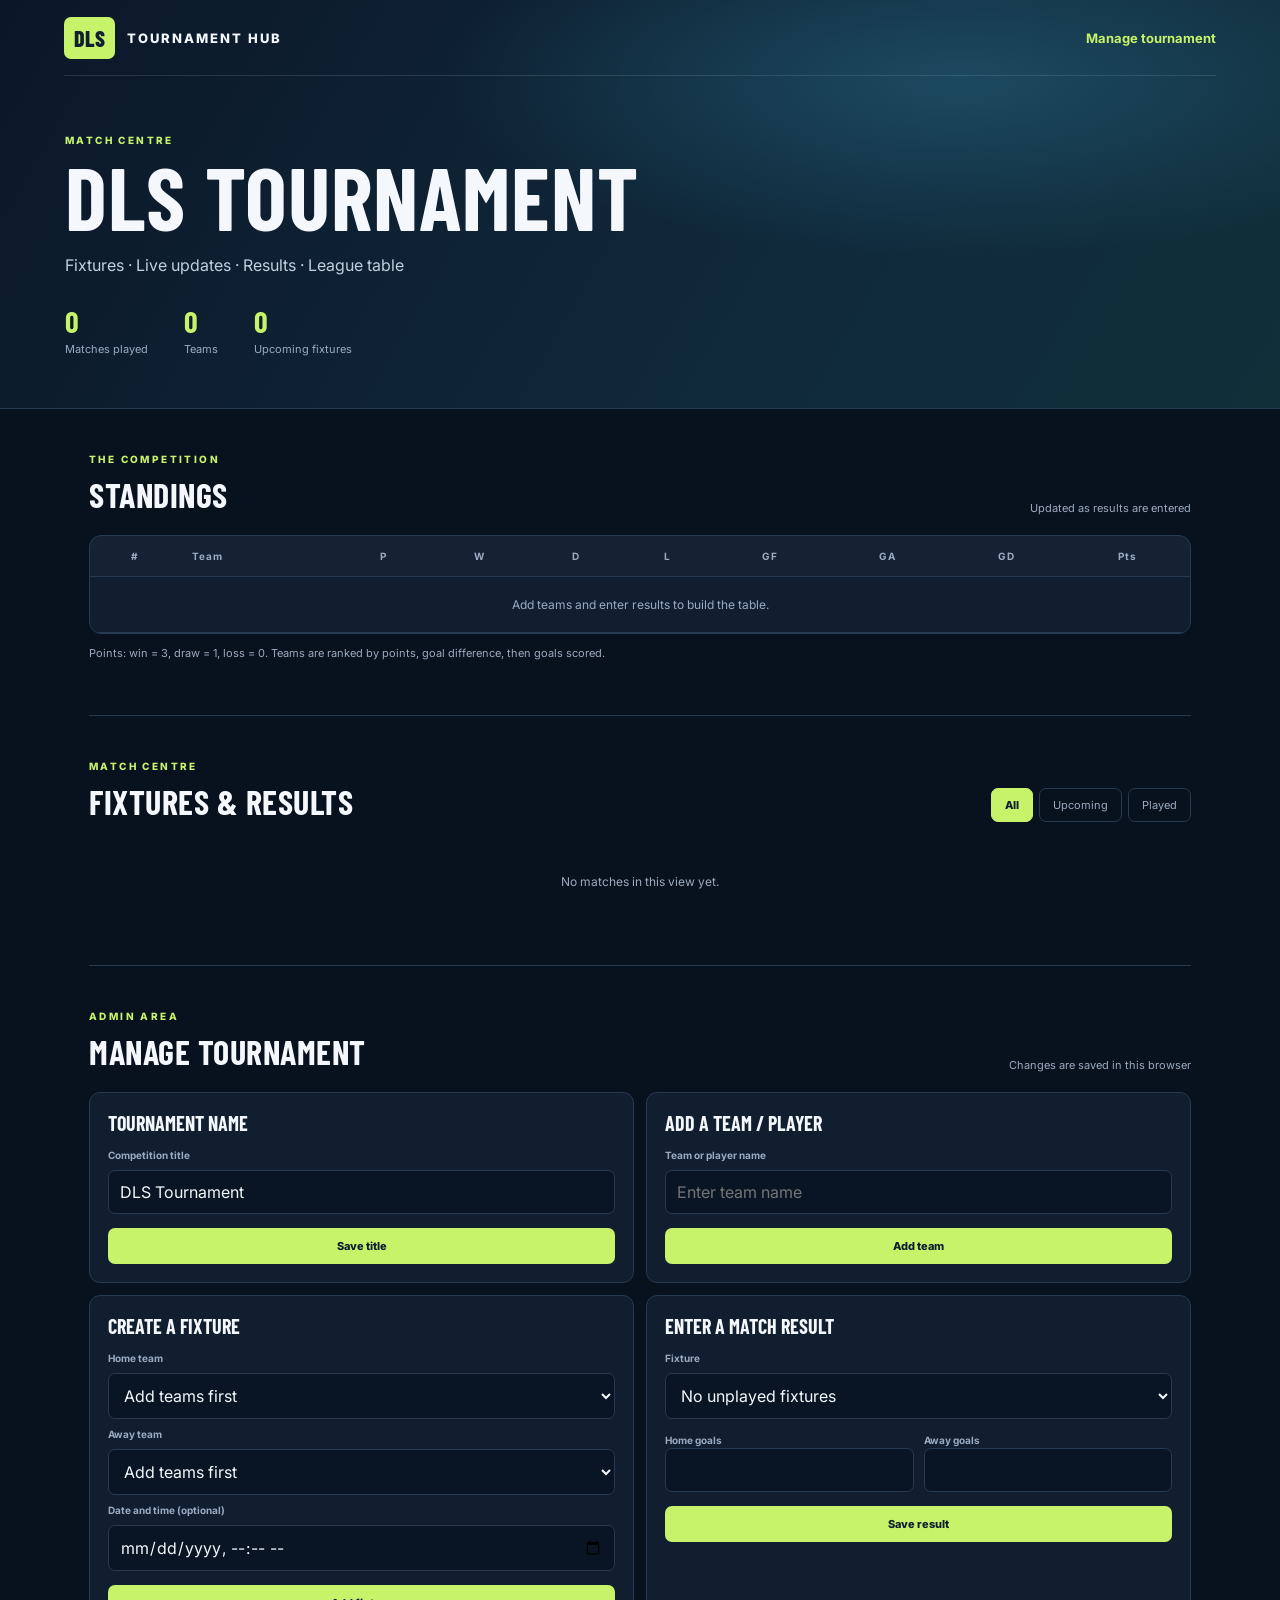
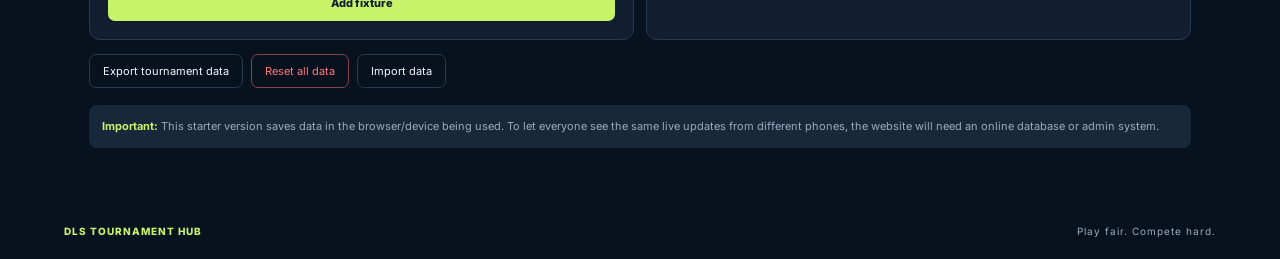
<file: index.html>
<!DOCTYPE html>
<html lang="en">
<head>
  <meta charset="UTF-8">
  <meta name="viewport" content="width=device-width, initial-scale=1.0">
  <meta name="description" content="DLS Tournament fixtures, results and standings">
  <title>DLS Tournament Hub</title>
  <link rel="stylesheet" href="style.css">
</head>
<body>
  <header class="hero">
    <nav class="nav">
      <div class="brand"><span class="brand-mark">DLS</span><span>TOURNAMENT HUB</span></div>
      <a href="#admin" class="nav-link">Manage tournament</a>
    </nav>
    <div class="hero-content">
      <p class="eyebrow">MATCH CENTRE</p>
      <h1 id="tournamentTitle">DLS Tournament</h1>
      <p>Fixtures · Live updates · Results · League table</p>
      <div class="hero-stats">
        <div><strong id="matchCount">0</strong><span>Matches played</span></div>
        <div><strong id="teamCount">0</strong><span>Teams</span></div>
        <div><strong id="upcomingCount">0</strong><span>Upcoming fixtures</span></div>
      </div>
    </div>
  </header>

  <main class="container">
    <section class="section">
      <div class="section-heading">
        <div><p class="eyebrow">THE COMPETITION</p><h2>Standings</h2></div>
        <span class="subtle">Updated as results are entered</span>
      </div>
      <div class="table-wrap">
        <table>
          <thead><tr><th>#</th><th>Team</th><th>P</th><th>W</th><th>D</th><th>L</th><th>GF</th><th>GA</th><th>GD</th><th>Pts</th></tr></thead>
          <tbody id="standingsBody"><tr><td colspan="10" class="empty">Add teams and enter results to build the table.</td></tr></tbody>
        </table>
      </div>
      <p class="table-note">Points: win = 3, draw = 1, loss = 0. Teams are ranked by points, goal difference, then goals scored.</p>
    </section>

    <section class="section">
      <div class="section-heading">
        <div><p class="eyebrow">MATCH CENTRE</p><h2>Fixtures & results</h2></div>
        <div class="filters">
          <button class="filter active" data-filter="all">All</button>
          <button class="filter" data-filter="upcoming">Upcoming</button>
          <button class="filter" data-filter="played">Played</button>
        </div>
      </div>
      <div id="matchesList" class="matches-grid"><p class="empty">No fixtures have been added yet.</p></div>
    </section>

    <section class="section admin" id="admin">
      <div class="section-heading">
        <div><p class="eyebrow">ADMIN AREA</p><h2>Manage tournament</h2></div>
        <span class="admin-hint">Changes are saved in this browser</span>
      </div>
      <div class="admin-grid">
        <form id="settingsForm" class="panel">
          <h3>Tournament name</h3>
          <label for="nameInput">Competition title</label>
          <input id="nameInput" maxlength="60" placeholder="e.g. Vio DLS Dominion Cup">
          <button class="primary" type="submit">Save title</button>
        </form>
        <form id="teamForm" class="panel">
          <h3>Add a team / player</h3>
          <label for="teamInput">Team or player name</label>
          <input id="teamInput" maxlength="35" placeholder="Enter team name" required>
          <button class="primary" type="submit">Add team</button>
        </form>
        <form id="fixtureForm" class="panel">
          <h3>Create a fixture</h3>
          <label for="homeTeam">Home team</label><select id="homeTeam" required></select>
          <label for="awayTeam">Away team</label><select id="awayTeam" required></select>
          <label for="matchDate">Date and time (optional)</label><input id="matchDate" type="datetime-local">
          <button class="primary" type="submit">Add fixture</button>
        </form>
        <form id="resultForm" class="panel">
          <h3>Enter a match result</h3>
          <label for="matchSelect">Fixture</label><select id="matchSelect" required></select>
          <div class="score-inputs">
            <div><label for="homeScore">Home goals</label><input id="homeScore" type="number" min="0" max="99" required></div>
            <div><label for="awayScore">Away goals</label><input id="awayScore" type="number" min="0" max="99" required></div>
          </div>
          <button class="primary" type="submit">Save result</button>
        </form>
      </div>
      <div class="admin-actions">
        <button id="exportBtn" class="secondary">Export tournament data</button>
        <button id="resetBtn" class="danger">Reset all data</button>
        <input id="importFile" type="file" accept="application/json" hidden>
        <button id="importBtn" class="secondary">Import data</button>
      </div>
      <p class="warning"><strong>Important:</strong> This starter version saves data in the browser/device being used. To let everyone see the same live updates from different phones, the website will need an online database or admin system.</p>
    </section>
  </main>
  <footer><span>DLS TOURNAMENT HUB</span><span>Play fair. Compete hard.</span></footer>
  <script src="script.js"></script>
</body>
</html>
</file>
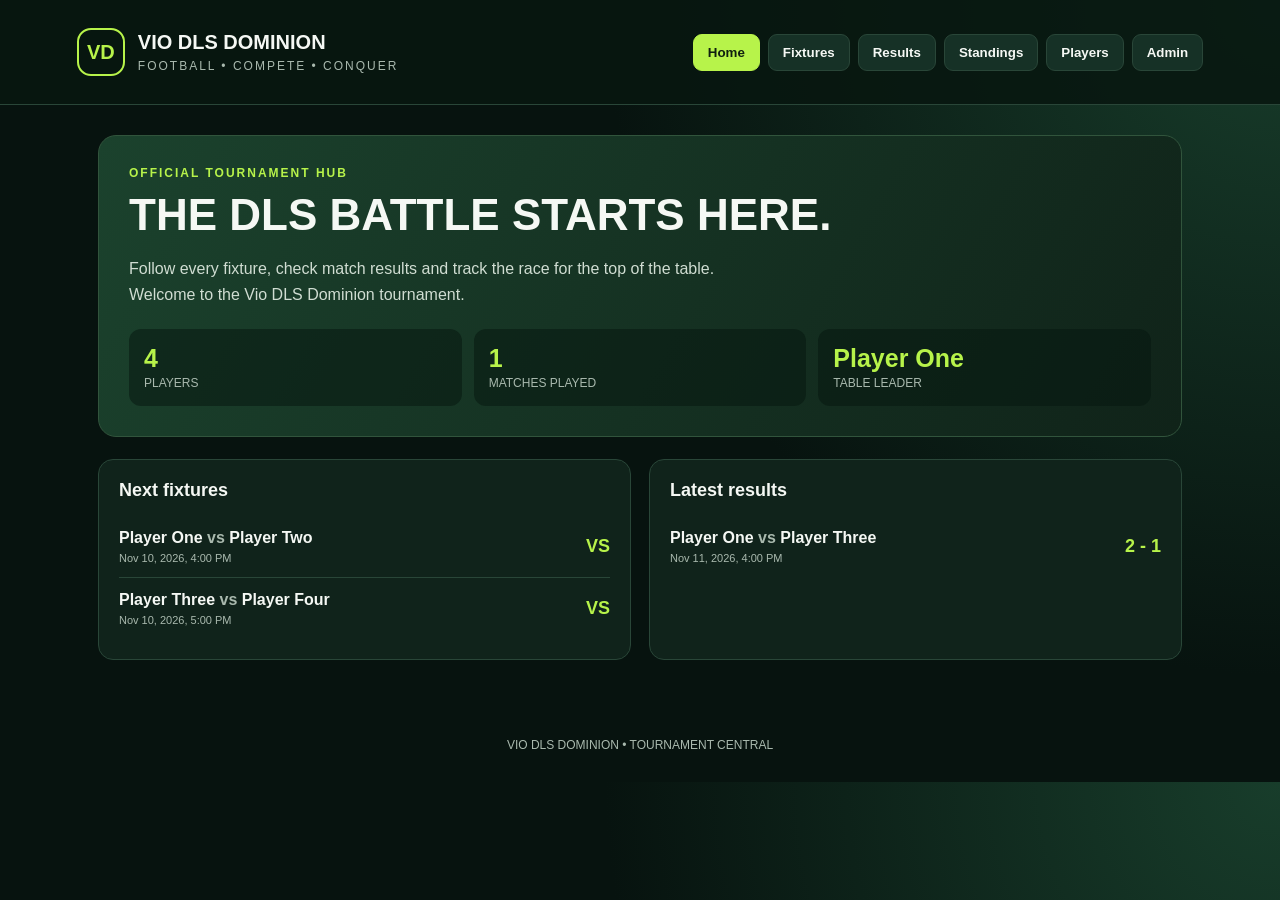
<file: vio_dls_tournament_website.html>
<!DOCTYPE html>
<html lang="en">
<head>
<meta charset="UTF-8">
<meta name="viewport" content="width=device-width, initial-scale=1.0">
<title>Vio DLS Dominion | Tournament</title>
<style>
:root{--bg:#07130f;--panel:#10231b;--panel2:#163126;--green:#b7f34a;--muted:#a9b9ae;--line:#294638;--white:#f5f8f4}
*{box-sizing:border-box}body{margin:0;background:radial-gradient(circle at top right,#183d2b 0,#07130f 45%);color:var(--white);font-family:Arial,sans-serif}
header{padding:28px 6%;background:#081710dd;border-bottom:1px solid var(--line);display:flex;justify-content:space-between;align-items:center;gap:20px;flex-wrap:wrap}
.brand{display:flex;align-items:center;gap:13px}.crest{width:48px;height:48px;border:2px solid var(--green);border-radius:14px;display:grid;place-items:center;color:var(--green);font-weight:900;font-size:20px}
.brand h1{font-size:20px;margin:0}.brand p{margin:5px 0 0;color:var(--muted);font-size:12px;letter-spacing:2px}
nav{display:flex;gap:8px;flex-wrap:wrap}nav button,.btn{background:var(--panel2);color:var(--white);border:1px solid var(--line);padding:10px 14px;border-radius:9px;cursor:pointer;font-weight:700}nav button.active,nav button:hover,.btn.primary{background:var(--green);color:#10200f;border-color:var(--green)}
main{max-width:1120px;margin:30px auto;padding:0 18px}.hero{padding:30px;border-radius:18px;background:linear-gradient(120deg,#1b422d,#102319);border:1px solid #31543c;margin-bottom:22px}
.eyebrow{color:var(--green);font-weight:bold;letter-spacing:2px;font-size:12px}.hero h2{font-size:clamp(27px,5vw,44px);margin:10px 0}.hero p{color:#d0ddd2;max-width:650px;line-height:1.6}
.stats{display:grid;grid-template-columns:repeat(3,1fr);gap:12px;margin-top:22px}.stat{background:#07181088;padding:15px;border-radius:12px}.stat strong{display:block;font-size:25px;color:var(--green)}.stat span{color:var(--muted);font-size:12px}
.grid{display:grid;grid-template-columns:1fr 1fr;gap:18px}.panel{background:var(--panel);border:1px solid var(--line);border-radius:15px;padding:20px;margin-bottom:18px;overflow:auto}.panel h3{margin:0 0 15px;font-size:18px}.muted{color:var(--muted)}table{width:100%;border-collapse:collapse;min-width:460px}th,td{text-align:left;padding:12px 9px;border-bottom:1px solid var(--line);font-size:13px}th{color:var(--green);font-size:11px;text-transform:uppercase;letter-spacing:1px}td.num{text-align:center}.pill{display:inline-block;padding:5px 8px;border-radius:20px;background:#244331;color:var(--green);font-size:11px}
.match{display:flex;justify-content:space-between;align-items:center;gap:10px;padding:13px 0;border-bottom:1px solid var(--line)}.match:last-child{border:0}.teams{font-weight:bold}.score{font-size:18px;color:var(--green);font-weight:900;white-space:nowrap}.date{font-size:11px;color:var(--muted);margin-top:5px}
input,select{background:#071810;color:white;border:1px solid var(--line);border-radius:8px;padding:11px;width:100%;margin:5px 0 12px}label{font-size:12px;color:var(--muted)}.formgrid{display:grid;grid-template-columns:1fr 1fr;gap:10px}.actions{display:flex;gap:8px;flex-wrap:wrap}.hidden{display:none}footer{text-align:center;padding:30px;color:var(--muted);font-size:12px}
@media(max-width:700px){header{padding:20px 5%}.grid{grid-template-columns:1fr}.stats{grid-template-columns:1fr 1fr 1fr}.hero{padding:22px}.formgrid{grid-template-columns:1fr}}
</style>
</head>
<body>
<header>
 <div class="brand"><div class="crest">VD</div><div><h1>VIO DLS DOMINION</h1><p>FOOTBALL • COMPETE • CONQUER</p></div></div>
 <nav>
  <button class="active" data-tab="home">Home</button><button data-tab="fixtures">Fixtures</button><button data-tab="results">Results</button><button data-tab="standings">Standings</button><button data-tab="players">Players</button><button data-tab="admin">Admin</button>
 </nav>
</header>
<main>
<section id="home" class="tab">
 <div class="hero"><div class="eyebrow">OFFICIAL TOURNAMENT HUB</div><h2>THE DLS BATTLE STARTS HERE.</h2><p>Follow every fixture, check match results and track the race for the top of the table. Welcome to the Vio DLS Dominion tournament.</p>
 <div class="stats"><div class="stat"><strong id="statPlayers">0</strong><span>PLAYERS</span></div><div class="stat"><strong id="statMatches">0</strong><span>MATCHES PLAYED</span></div><div class="stat"><strong id="statLeader">—</strong><span>TABLE LEADER</span></div></div></div>
 <div class="grid"><div class="panel"><h3>Next fixtures</h3><div id="homeFixtures"></div></div><div class="panel"><h3>Latest results</h3><div id="homeResults"></div></div></div>
</section>
<section id="fixtures" class="tab hidden"><div class="panel"><h3>Upcoming fixtures</h3><div id="fixtureList"></div></div></section>
<section id="results" class="tab hidden"><div class="panel"><h3>Match results</h3><div id="resultList"></div></div></section>
<section id="standings" class="tab hidden"><div class="panel"><h3>League table</h3><div id="tableWrap"></div><p class="muted">3 points for a win • 1 point for a draw • 0 points for a loss</p></div></section>
<section id="players" class="tab hidden"><div class="panel"><h3>Tournament participants</h3><div id="playerList"></div></div></section>
<section id="admin" class="tab hidden">
 <div class="panel"><h3>Admin control centre</h3><p class="muted">Add participants and fixtures, then enter scores to update the table automatically.</p>
 <h3>Add participant</h3><div class="formgrid"><div><label>Player name</label><input id="playerName" placeholder="Enter player name"></div><div style="align-self:end"><button class="btn primary" onclick="addPlayer()">Add player</button></div></div>
 <hr style="border-color:var(--line);margin:20px 0">
 <h3>Add fixture</h3><div class="formgrid"><div><label>Home player</label><select id="homePlayer"></select></div><div><label>Away player</label><select id="awayPlayer"></select></div><div><label>Match date / time</label><input id="matchDate" type="datetime-local"></div><div style="align-self:end"><button class="btn primary" onclick="addMatch()">Add fixture</button></div></div>
 <hr style="border-color:var(--line);margin:20px 0">
 <h3>Enter or update a result</h3><div class="formgrid"><div><label>Select fixture</label><select id="scoreMatch"></select></div><div></div><div><label>Home score</label><input id="homeScore" type="number" min="0" placeholder="0"></div><div><label>Away score</label><input id="awayScore" type="number" min="0" placeholder="0"></div></div><button class="btn primary" onclick="saveScore()">Save result</button>
 <p class="muted" style="font-size:12px;margin-top:18px">Demo note: changes are saved in this browser on this device. A shared live website needs an online database and administrator login.</p>
 </div>
</section>
</main>
<footer>VIO DLS DOMINION • TOURNAMENT CENTRAL</footer>
<script>
const initial={players:["Player One","Player Two","Player Three","Player Four"],matches:[
{id:1,home:"Player One",away:"Player Two",date:"2026-11-10T16:00",hs:null,as:null},
{id:2,home:"Player Three",away:"Player Four",date:"2026-11-10T17:00",hs:null,as:null},
{id:3,home:"Player One",away:"Player Three",date:"2026-11-11T16:00",hs:2,as:1}
]};
let data;try{data=JSON.parse(localStorage.getItem("vioDlsTournament"))||initial}catch(e){data=initial}
function save(){localStorage.setItem("vioDlsTournament",JSON.stringify(data));render()}
function esc(s){return String(s).replace(/[&<>"']/g,c=>({"&":"&amp;","<":"&lt;",">":"&gt;",'"':"&quot;","'":"&#39;"}[c]))}
function dateText(d){if(!d)return "Date to be announced";let x=new Date(d);return isNaN(x)?"Date to be announced":x.toLocaleString([], {dateStyle:"medium",timeStyle:"short"})}
function standings(){let rows=data.players.map(name=>({name,p:0,w:0,d:0,l:0,gf:0,ga:0,pts:0}));data.matches.filter(m=>m.hs!==null&&m.as!==null).forEach(m=>{let h=rows.find(x=>x.name===m.home),a=rows.find(x=>x.name===m.away);if(!h||!a)return;h.p++;a.p++;h.gf+=m.hs;h.ga+=m.as;a.gf+=m.as;a.ga+=m.hs;if(m.hs>m.as){h.w++;h.pts+=3;a.l++}else if(m.hs<m.as){a.w++;a.pts+=3;h.l++}else{h.d++;a.d++;h.pts++;a.pts++}});return rows.map(x=>({...x,gd:x.gf-x.ga})).sort((a,b)=>b.pts-a.pts||b.gd-a.gd||b.gf-a.gf||a.name.localeCompare(b.name))}
function matchHTML(m){return `<div class="match"><div><div class="teams">${esc(m.home)} <span class="muted">vs</span> ${esc(m.away)}</div><div class="date">${dateText(m.date)}</div></div><div class="score">${m.hs===null?"VS":m.hs+" - "+m.as}</div></div>`}
function render(){let played=data.matches.filter(m=>m.hs!==null&&m.as!==null),upcoming=data.matches.filter(m=>m.hs===null||m.as===null);document.getElementById("statPlayers").textContent=data.players.length;document.getElementById("statMatches").textContent=played.length;document.getElementById("statLeader").textContent=standings()[0]?.pts?standings()[0].name:"—";
document.getElementById("homeFixtures").innerHTML=upcoming.slice(0,3).map(matchHTML).join("")||'<p class="muted">No upcoming fixtures yet.</p>';
document.getElementById("homeResults").innerHTML=played.slice(-3).reverse().map(matchHTML).join("")||'<p class="muted">No results entered yet.</p>';
document.getElementById("fixtureList").innerHTML=upcoming.map(matchHTML).join("")||'<p class="muted">All scheduled fixtures have results.</p>';
document.getElementById("resultList").innerHTML=played.slice().reverse().map(matchHTML).join("")||'<p class="muted">No results entered yet.</p>';
let rows=standings();document.getElementById("tableWrap").innerHTML=`<table><thead><tr><th>#</th><th>Player</th><th>P</th><th>W</th><th>D</th><th>L</th><th>GF</th><th>GA</th><th>GD</th><th>Pts</th></tr></thead><tbody>${rows.map((r,i)=>`<tr><td>${i+1}</td><td><b>${esc(r.name)}</b></td><td class="num">${r.p}</td><td class="num">${r.w}</td><td class="num">${r.d}</td><td class="num">${r.l}</td><td class="num">${r.gf}</td><td class="num">${r.ga}</td><td class="num">${r.gd}</td><td class="num"><b>${r.pts}</b></td></tr>`).join("")}</tbody></table>`;
document.getElementById("playerList").innerHTML=data.players.length?`<ol>${data.players.map(p=>`<li style="padding:8px">${esc(p)}</li>`).join("")}</ol>`:'<p class="muted">No participants added yet.</p>';
let opts=data.players.map(p=>`<option value="${esc(p)}">${esc(p)}</option>`).join("");document.getElementById("homePlayer").innerHTML=opts;document.getElementById("awayPlayer").innerHTML=opts;
document.getElementById("scoreMatch").innerHTML=data.matches.map(m=>`<option value="${m.id}">${esc(m.home)} vs ${esc(m.away)}</option>`).join("")||'<option value="">No fixtures available</option>';
}
function addPlayer(){let n=document.getElementById("playerName").value.trim();if(!n)return alert("Enter a player name.");if(data.players.some(p=>p.toLowerCase()===n.toLowerCase()))return alert("That player is already registered.");data.players.push(n);document.getElementById("playerName").value="";save()}
function addMatch(){let h=document.getElementById("homePlayer").value,a=document.getElementById("awayPlayer").value,d=document.getElementById("matchDate").value;if(!h||!a||h===a)return alert("Choose two different players.");data.matches.push({id:Date.now(),home:h,away:a,date:d,hs:null,as:null});save()}
function saveScore(){let id=Number(document.getElementById("scoreMatch").value),m=data.matches.find(x=>x.id===id),hs=document.getElementById("homeScore").value,as=document.getElementById("awayScore").value;if(!m||hs===""||as===""||Number(hs)<0||Number(as)<0)return alert("Select a fixture and enter both scores.");m.hs=Number(hs);m.as=Number(as);document.getElementById("homeScore").value="";document.getElementById("awayScore").value="";save()}
document.querySelectorAll("nav button").forEach(b=>b.addEventListener("click",()=>{document.querySelectorAll("nav button").forEach(x=>x.classList.remove("active"));document.querySelectorAll(".tab").forEach(x=>x.classList.add("hidden"));b.classList.add("active");document.getElementById(b.dataset.tab).classList.remove("hidden")}));
render();
</script>
</body></html>
</file>
<file: style.css>
@import url('https://fonts.googleapis.com/css2?family=Barlow+Condensed:wght@500;600;700;800&family=Inter:wght@400;500;600;700&display=swap');
:root{--bg:#08111e;--panel:#101e30;--panel2:#14263b;--line:#263a51;--text:#f4f7fb;--muted:#9aabc0;--lime:#c7f36b;--cyan:#54d6d0;--red:#ff7777}
*{box-sizing:border-box}html{scroll-behavior:smooth}body{margin:0;background:var(--bg);color:var(--text);font-family:Inter,Arial,sans-serif}button,input,select{font:inherit}.hero{background:radial-gradient(ellipse at 75% 20%,#1c4960 0,transparent 38%),linear-gradient(120deg,#0b1728,#102a3c 65%,#102f39);border-bottom:1px solid var(--line);padding:0 5vw 52px}.nav{height:76px;display:flex;align-items:center;justify-content:space-between;border-bottom:1px solid #ffffff1c}.brand{display:flex;gap:12px;align-items:center;font-weight:800;letter-spacing:2px;font-size:13px}.brand-mark{background:var(--lime);color:#102030;padding:8px 10px;border-radius:7px;font-family:'Barlow Condensed';font-size:22px;letter-spacing:0}.nav-link{color:var(--lime);text-decoration:none;font-size:13px;font-weight:700}.hero-content{max-width:1150px;margin:58px auto 0}.eyebrow{font-size:10px;letter-spacing:2.4px;font-weight:800;color:var(--lime);margin:0 0 9px}.hero h1{font-family:'Barlow Condensed',sans-serif;font-size:clamp(48px,8vw,88px);line-height:.95;text-transform:uppercase;margin:0;letter-spacing:1px}.hero-content>p:not(.eyebrow){color:#c0d0df;margin:16px 0 28px}.hero-stats{display:flex;gap:36px;flex-wrap:wrap}.hero-stats div{display:grid;gap:3px}.hero-stats strong{font-family:'Barlow Condensed';font-size:30px;color:var(--lime)}.hero-stats span,.subtle,.admin-hint{font-size:11px;color:var(--muted)}.container{max-width:1150px;margin:auto;padding:0 24px}.section{padding:44px 0;border-bottom:1px solid var(--line)}.section-heading{display:flex;justify-content:space-between;align-items:end;gap:20px;margin-bottom:20px}.section h2{font:700 34px 'Barlow Condensed';text-transform:uppercase;margin:0;letter-spacing:.5px}.table-wrap{overflow-x:auto;border:1px solid var(--line);border-radius:12px;background:var(--panel)}table{width:100%;border-collapse:collapse;min-width:650px}th,td{text-align:center;padding:14px 12px;border-bottom:1px solid var(--line);font-size:12px}th{color:var(--muted);font-size:10px;letter-spacing:1px;background:#ffffff05}td:nth-child(2),th:nth-child(2){text-align:left}td:nth-child(2){font-weight:700}.rank{color:var(--lime);font-weight:800}.points{color:var(--lime);font-weight:800}.table-note{font-size:11px;color:var(--muted);margin-top:12px}.filters{display:flex;gap:6px}.filter,.secondary{background:transparent;border:1px solid var(--line);color:var(--muted);padding:9px 13px;border-radius:7px;font-size:11px;cursor:pointer}.filter.active{background:var(--lime);border-color:var(--lime);color:#102030;font-weight:800}.matches-grid{display:grid;grid-template-columns:repeat(auto-fit,minmax(270px,1fr));gap:12px}.match-card{background:var(--panel);border:1px solid var(--line);border-radius:11px;padding:17px}.match-meta{display:flex;justify-content:space-between;color:var(--muted);font-size:10px;margin-bottom:18px}.status{color:var(--cyan);font-weight:800;text-transform:uppercase;letter-spacing:1px}.status.played{color:var(--lime)}.match-teams{display:grid;grid-template-columns:1fr auto 1fr;align-items:center;gap:8px}.team-name{font-weight:700;font-size:13px;overflow-wrap:anywhere}.team-name:last-child{text-align:right}.score{font:700 24px 'Barlow Condensed';white-space:nowrap}.vs{font:700 12px 'Barlow Condensed';color:var(--muted)}.section.admin{border:0}.admin-grid{display:grid;grid-template-columns:repeat(2,minmax(0,1fr));gap:12px}.panel{background:var(--panel);border:1px solid var(--line);border-radius:11px;padding:18px;display:flex;flex-direction:column;gap:9px}.panel h3{font:700 20px 'Barlow Condensed';text-transform:uppercase;margin:0 0 5px}.panel label{font-size:10px;color:var(--muted);font-weight:700}.panel input,.panel select{width:100%;padding:11px;background:#091524;border:1px solid var(--line);border-radius:7px;color:var(--text);outline:none}.panel input:focus,.panel select:focus{border-color:var(--lime)}.primary{background:var(--lime);color:#102030;border:0;padding:11px 14px;border-radius:7px;font-weight:800;font-size:11px;cursor:pointer;margin-top:5px}.score-inputs{display:grid;grid-template-columns:1fr 1fr;gap:10px}.admin-actions{display:flex;gap:8px;flex-wrap:wrap;margin-top:14px}.secondary{color:var(--text);cursor:pointer}.danger{background:transparent;border:1px solid #81434a;color:var(--red);padding:9px 13px;border-radius:7px;font-size:11px;cursor:pointer}.warning{font-size:11px;line-height:1.6;color:var(--muted);background:#17283a;padding:13px;border-radius:8px;margin-top:17px}.warning strong{color:var(--lime)}.empty{color:var(--muted);font-size:12px;padding:20px;text-align:center}footer{display:flex;justify-content:space-between;padding:22px 5vw;color:var(--muted);font-size:10px;letter-spacing:1px}footer span:first-child{color:var(--lime);font-weight:800}@media(max-width:650px){.hero{padding-bottom:38px}.hero-content{margin-top:42px}.section-heading{align-items:start;flex-direction:column}.admin-grid{grid-template-columns:1fr}.subtle{display:none}.container{padding:0 15px}.section{padding:32px 0}.hero-stats{gap:22px}footer{gap:15px;flex-wrap:wrap}}
</file>
